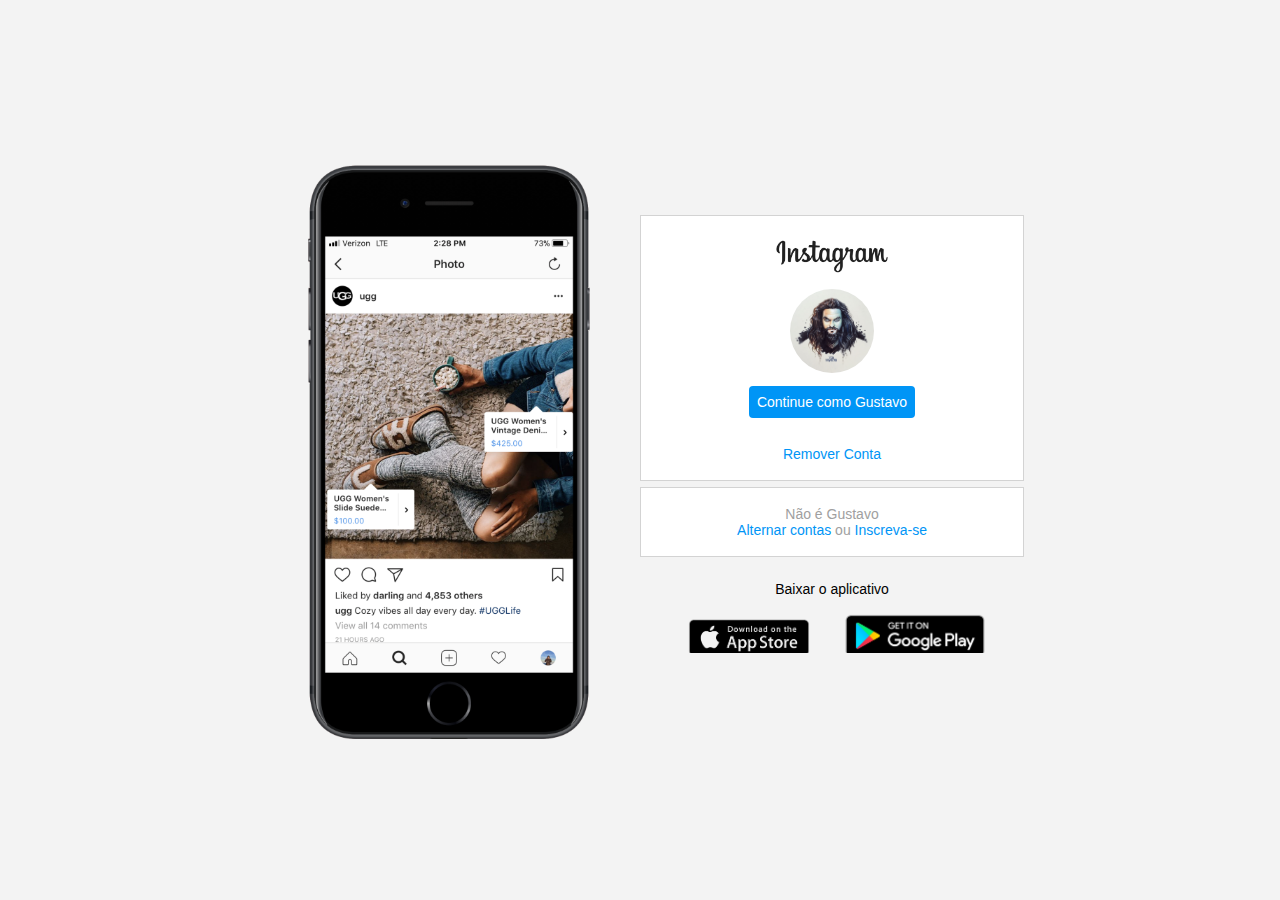
<file: 2 - Clone Instagram/index.html>
<!DOCTYPE html>
<html lang="en">
<head>
    <meta charset="UTF-8">
    <meta http-equiv="X-UA-Compatible" content="IE=edge">
    <meta name="viewport" content="width=device-width, initial-scale=1.0">
    <link rel="stylesheet" href="css/style.css">
    <title>Instagram</title>

</head>
<body>
    
    <div class="instagram-wrapper">
        <div class="instagram-phone">
            <img src="./img/celular-instagram.png" alt="Imagem de um celular no Instagram">
        </div>
        <div class="instagram-continue">
            <div class="group">
                <img src="./img/instagram-nome.png" alt="Logomarca do Instagram" class="instagram-logo">
                <div class="profile-photo">
                    <img src="./img/perfil.jpg" alt="Foto de Perfil">
                </div>
                <a href="#" class="instagram-login">Continue como Gustavo </a>
                <a href="#" class="instagram-logout">Remover Conta</a>
            </div>
            <div class="group">
                <p class="not-account">Não é Gustavo</p>
                <p class="not-account">
                    <span class="link-blue">Alternar contas</span>
                    ou
                    <span class="link-blue">Inscreva-se</span>
                </p>
            </div>
            <div class="get-the-app">
                <p class="get-app">Baixar o aplicativo</p>
                <div class="download">
                    <a href="#" class="app-download"></a>
                    <a href="#" class="app-download"></a>
                </div>
            </div>
        </div>
    </div>



</body>
</html>
</file>
<file: 2 - Clone Instagram/css/style.css>
* {
  padding: 0;
  margin: 0;
  box-sizing: border-box;
  text-decoration: none;
  font-family: sans-serif;
  font-size: 14px;
}

body {
  width: 100%;
  min-height: 100vh;
  background-color: rgb(243, 243, 243);
  margin: 0;
  padding: 0;
  display: flex;
  justify-content: center;
}

.instagram-wrapper {
  display: flex;
  align-items: center;
  justify-content: start;
  width: 60%;
  height: 100vh;
}

.instagram-phone {
  display: flex;
  align-items: center;
  justify-content: center;
  width: 50%;
}

.instagram-phone img {
  height: 50rem;
}

.instagram-continue {
  display: flex;
  align-items: center;
  justify-content: space-around;
  flex-direction: column;
  width: 50%;
  min-height: 34rem;
}

.group {
  display: flex;
  justify-content: space-between;
  align-items: center;
  flex-direction: column;
  background-color: #ffffff;
  width: 100%;
  padding: 1.3rem 0;
  border: 1px solid lightgray;
}

.group:nth-child(1) {
  min-height: 19rem;
}

.instagram-logo {
  height: 3rem;
}

.profile-photo {
  display: flex;
  justify-content: center;
  align-items: center;
  border-radius: 50%;
  overflow: hidden;
}

.profile-photo img {
  height: 6rem;
}

.instagram-login {
  background-color: #0095f6;
  color: #ffffff;
  padding: 8px;
  border-radius: 4px;
}

.instagram-logout {
  color: #0095f6;
  margin-top: 1rem;
}

.not-account {
  color: rgb(160, 160, 160);
}

.link-blue {
  color: #0095f6;
}

.get-the-app {
  display: flex;
  flex-direction: column;
  align-items: center;
  justify-content: center;
  width: 100%;
  padding: 1.3rem 0;
}

.download {
  display: flex;
  width: 100%;
  justify-content: space-evenly;
  align-items: center;
  padding: 1rem;
}

.app-download {
  height: 3rem;
  width: 10rem;
  background-size: cover;
}

.app-download:nth-child(1) {
  background-image: url('../img/apple-download.png');
}

.app-download:nth-child(2) {
  background-image: url('../img/android-download.png');
}

/* Media Queries */

@media (max-width: 1024px) {
  .instagram-wrapper {
    width: 90%;
  }
}

@media (max-width: 650px) {
  body {
    background-color: #ffffff;
  }
  .instagram-wrapper {
    width: 90%;
  }

  .instagram-phone {
    display: none;
  }
  .instagram-continue {
    width: 100%;
  }

  .group {
    border: 1px solid transparent;
  }
}
</file>
